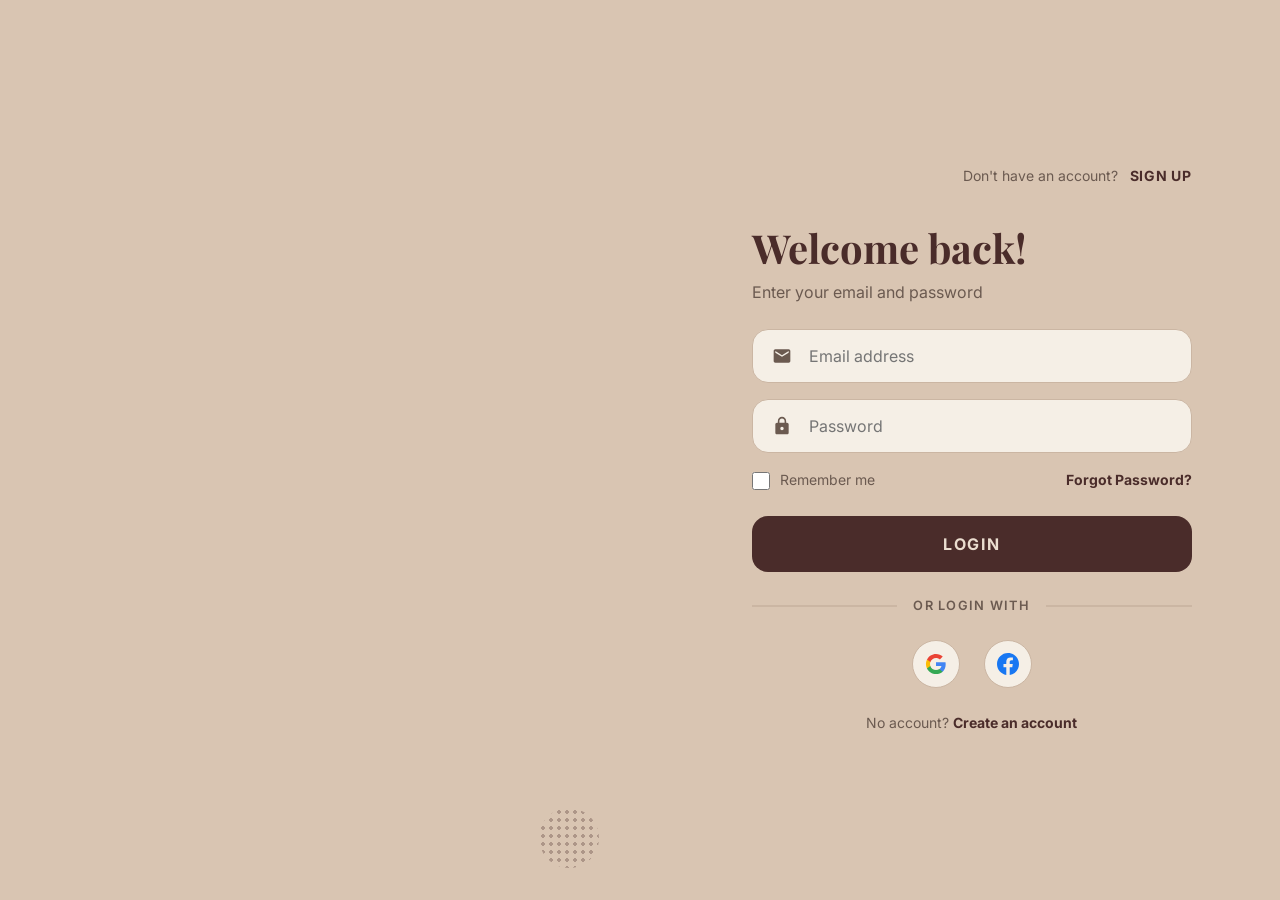
<file: index.html>
<!doctype html>
<html lang="en">
  <head>
    <meta charset="UTF-8" />
    <meta name="viewport" content="width=device-width, initial-scale=1.0" />
    <title>Bean & Craft Coffee | Login</title>
    <link rel="preconnect" href="https://fonts.googleapis.com" />
    <link rel="preconnect" href="https://fonts.gstatic.com" crossorigin />
    <link
      href="https://fonts.googleapis.com/css2?family=Inter:wght@400;500;600&family=Playfair+Display:wght@400;700&display=swap"
      rel="stylesheet"
    />

    <link rel="stylesheet" href="Styles/tokens.css" />
    <link rel="stylesheet" href="Styles/login.css" />
  </head>
  <body>
    <div class="login">
      <div class="login__image"></div>

      <div class="login__form-container">
        <div class="login__form-wrapper">
          <div class="login__signup-top">
            Don't have an account? <a href="#">Sign up</a>
          </div>

          <div class="login__header">
            <h1 class="login__title">Welcome back!</h1>
            <p class="login__subtitle">Enter your email and password</p>
          </div>

          <form action="home.html" method="get">
            <div class="login__input-group">
              <span class="login__input-icon">
                <svg viewBox="0 0 24 24">
                  <path
                    d="M20 4H4c-1.1 0-1.99.9-1.99 2L2 18c0 1.1.9 2 2 2h16c1.1 0 2-.9 2-2V6c0-1.1-.9-2-2-2zm0 4l-8 5-8-5V6l8 5 8-5v2z"
                  />
                </svg>
              </span>
              <input
                type="email"
                name="email"
                class="login__input"
                placeholder="Email address"
              />
            </div>

            <div class="login__input-group">
              <span class="login__input-icon">
                <svg viewBox="0 0 24 24">
                  <path
                    d="M18 8h-1V6c0-2.76-2.24-5-5-5S7 3.24 7 6v2H6c-1.1 0-2 .9-2 2v10c0 1.1.9 2 2 2h12c1.1 0 2-.9 2-2V10c0-1.1-.9-2-2-2zm-6 9c-1.1 0-2-.9-2-2s.9-2 2-2 2 .9 2 2-.9 2-2 2zm3.1-9H8.9V6c0-1.71 1.39-3.1 3.1-3.1 1.71 0 3.1 1.39 3.1 3.1v2z"
                  />
                </svg>
              </span>
              <input
                type="password"
                name="password"
                class="login__input"
                placeholder="Password"
              />
            </div>

            <div class="login__options">
              <label class="login__remember">
                <input type="checkbox" name="remember" />
                Remember me
              </label>
              <a href="#" class="login__forgot">Forgot Password?</a>
            </div>

            <button type="submit" class="login__btn">Login</button>

            <div class="login__divider">
              <span>or login with</span>
            </div>

            <div class="login__social">
              <button
                type="button"
                class="login__social-btn"
                aria-label="Login with Google"
              >
                <svg viewBox="0 0 24 24">
                  <path
                    d="M22.56 12.25c0-.78-.07-1.53-.2-2.25H12v4.26h5.92c-.26 1.37-1.04 2.53-2.21 3.31v2.77h3.57c2.08-1.92 3.28-4.74 3.28-8.09z"
                    fill="#4285F4"
                  />
                  <path
                    d="M12 23c2.97 0 5.46-.98 7.28-2.66l-3.57-2.77c-.98.66-2.23 1.06-3.71 1.06-2.86 0-5.29-1.93-6.16-4.53H2.18v2.84C3.99 20.53 7.7 23 12 23z"
                    fill="#34A853"
                  />
                  <path
                    d="M5.84 14.09c-.22-.66-.35-1.36-.35-2.09s.13-1.43.35-2.09V7.07H2.18C1.43 8.55 1 10.22 1 12s.43 3.45 1.18 4.93l2.85-2.22.81-.62z"
                    fill="#FBBC05"
                  />
                  <path
                    d="M12 5.38c1.62 0 3.06.56 4.21 1.64l3.15-3.15C17.45 2.09 14.97 1 12 1 7.7 1 3.99 3.47 2.18 7.07l3.66 2.84c.87-2.6 3.3-4.53 6.16-4.53z"
                    fill="#EA4335"
                  />
                  <path d="M1 1h22v22H1z" fill="none" />
                </svg>
              </button>
              <button
                type="button"
                class="login__social-btn"
                aria-label="Login with Facebook"
              >
                <svg viewBox="0 0 24 24" fill="#1877F2">
                  <path
                    d="M24 12.073c0-6.627-5.373-12-12-12s-12 5.373-12 12c0 5.99 4.388 10.954 10.125 11.854V15.468H7.078V12.073H10.125V9.476c0-3.007 1.792-4.669 4.533-4.669 1.312 0 2.686.235 2.686.235v2.953H15.83c-1.491 0-1.956.925-1.956 1.874v2.25h3.328l-.532 3.395h-2.796v8.459C19.612 23.027 24 18.062 24 12.073z"
                  />
                </svg>
              </button>
            </div>

            <div class="login__footer">
              No account? <a href="#">Create an account</a>
            </div>
          </form>
        </div>
      </div>
    </div>
  </body>
</html>
</file>
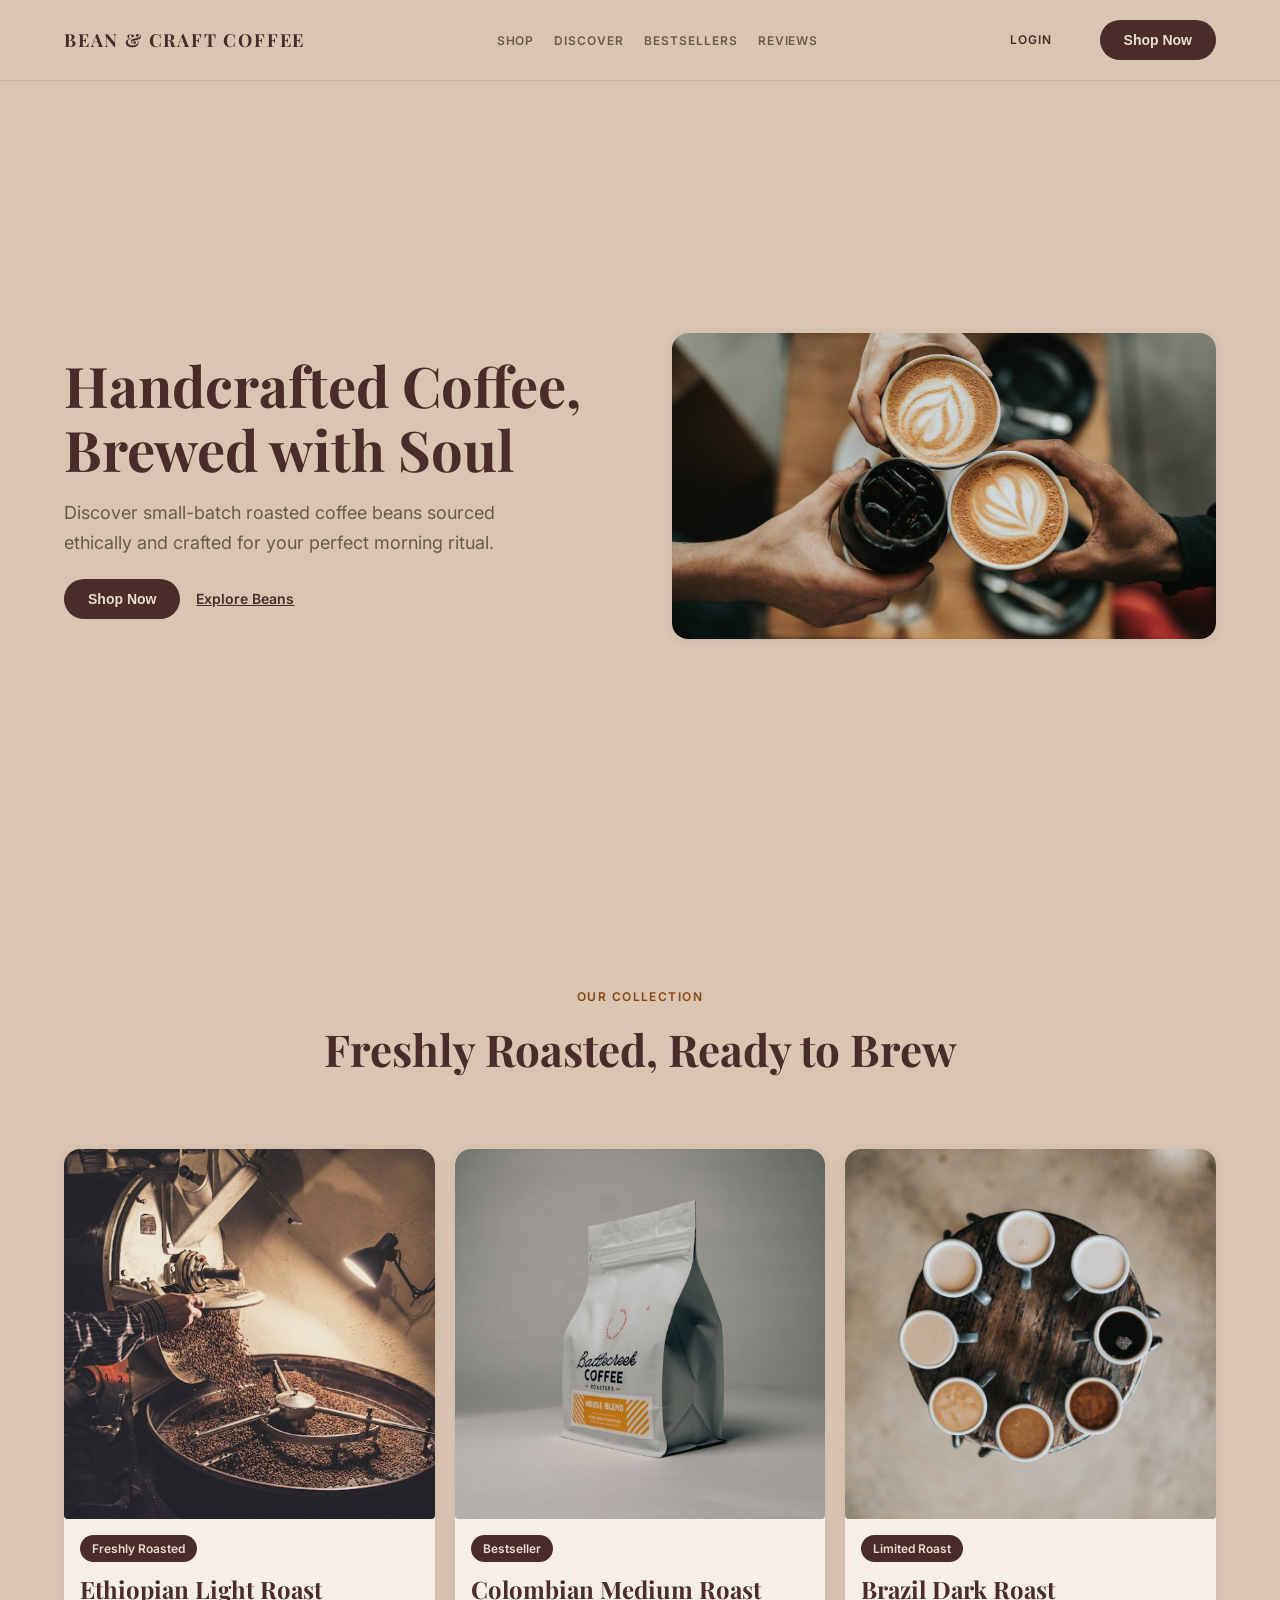
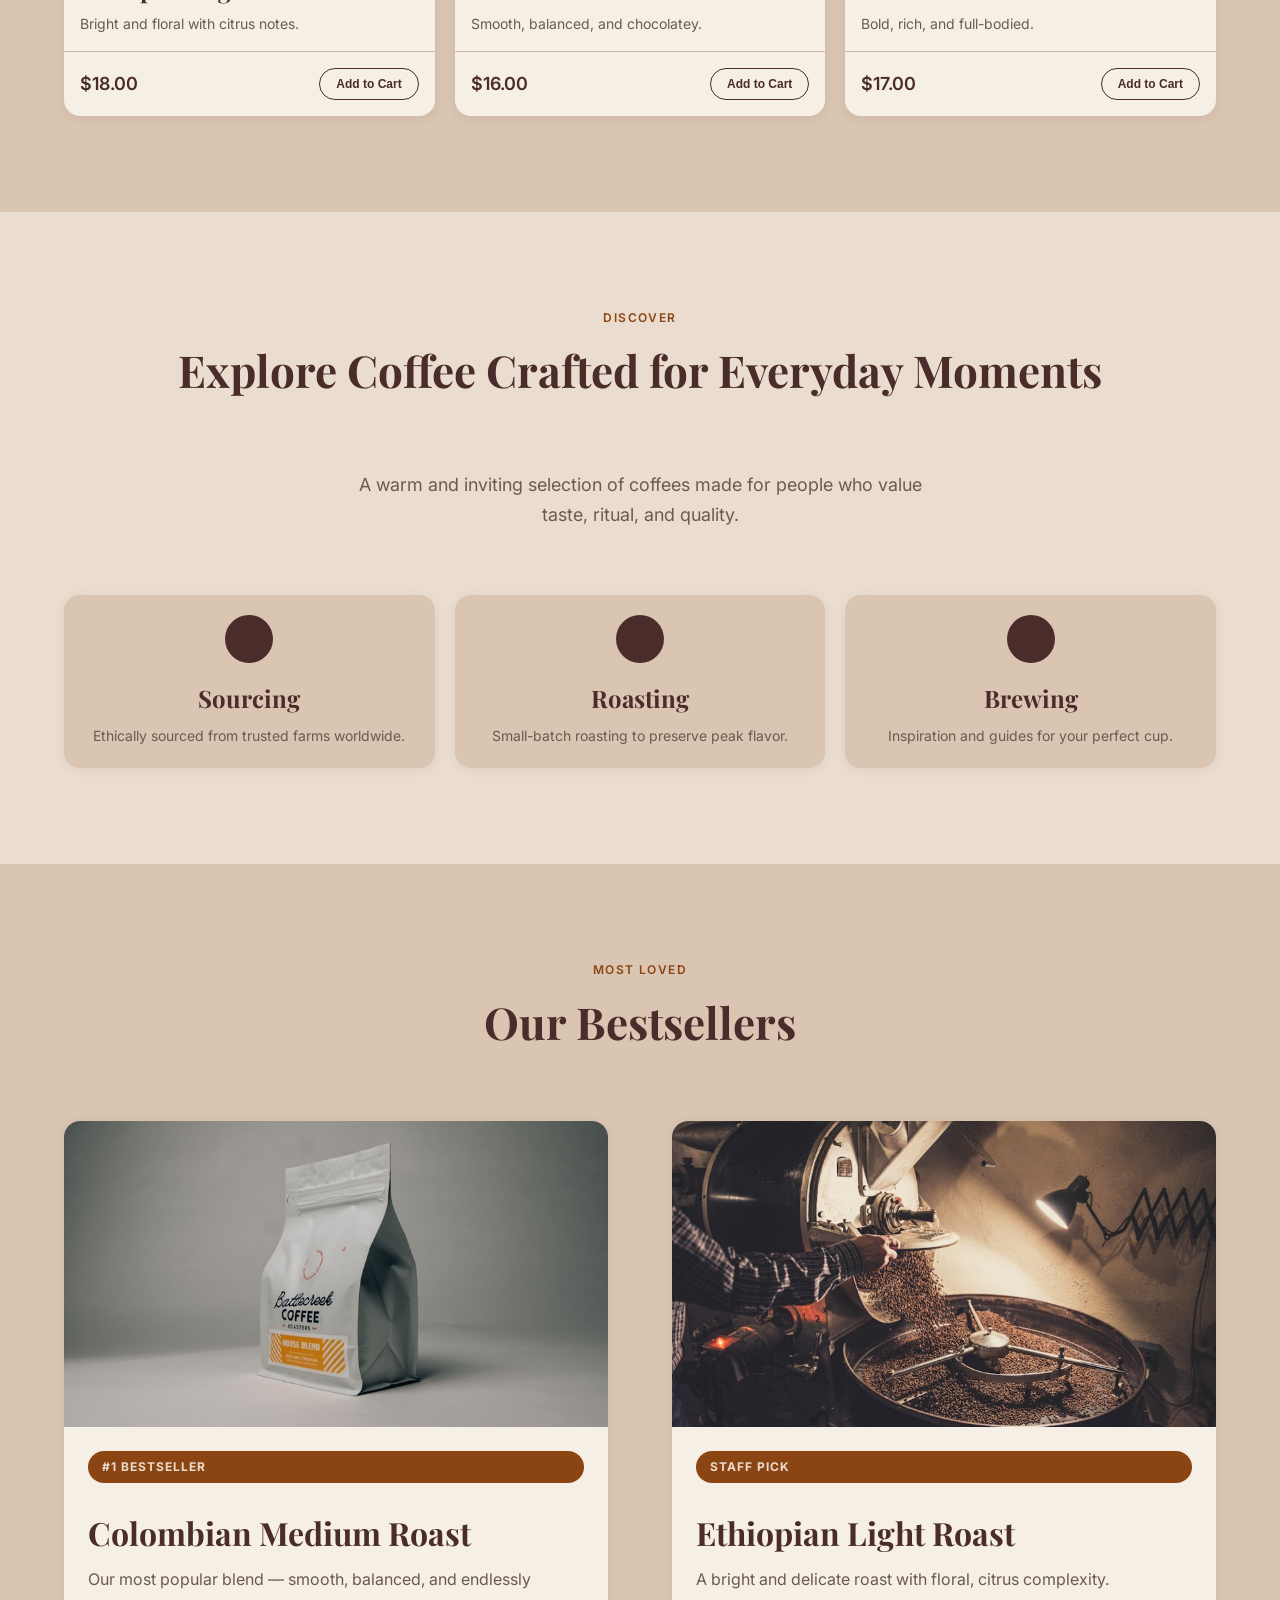
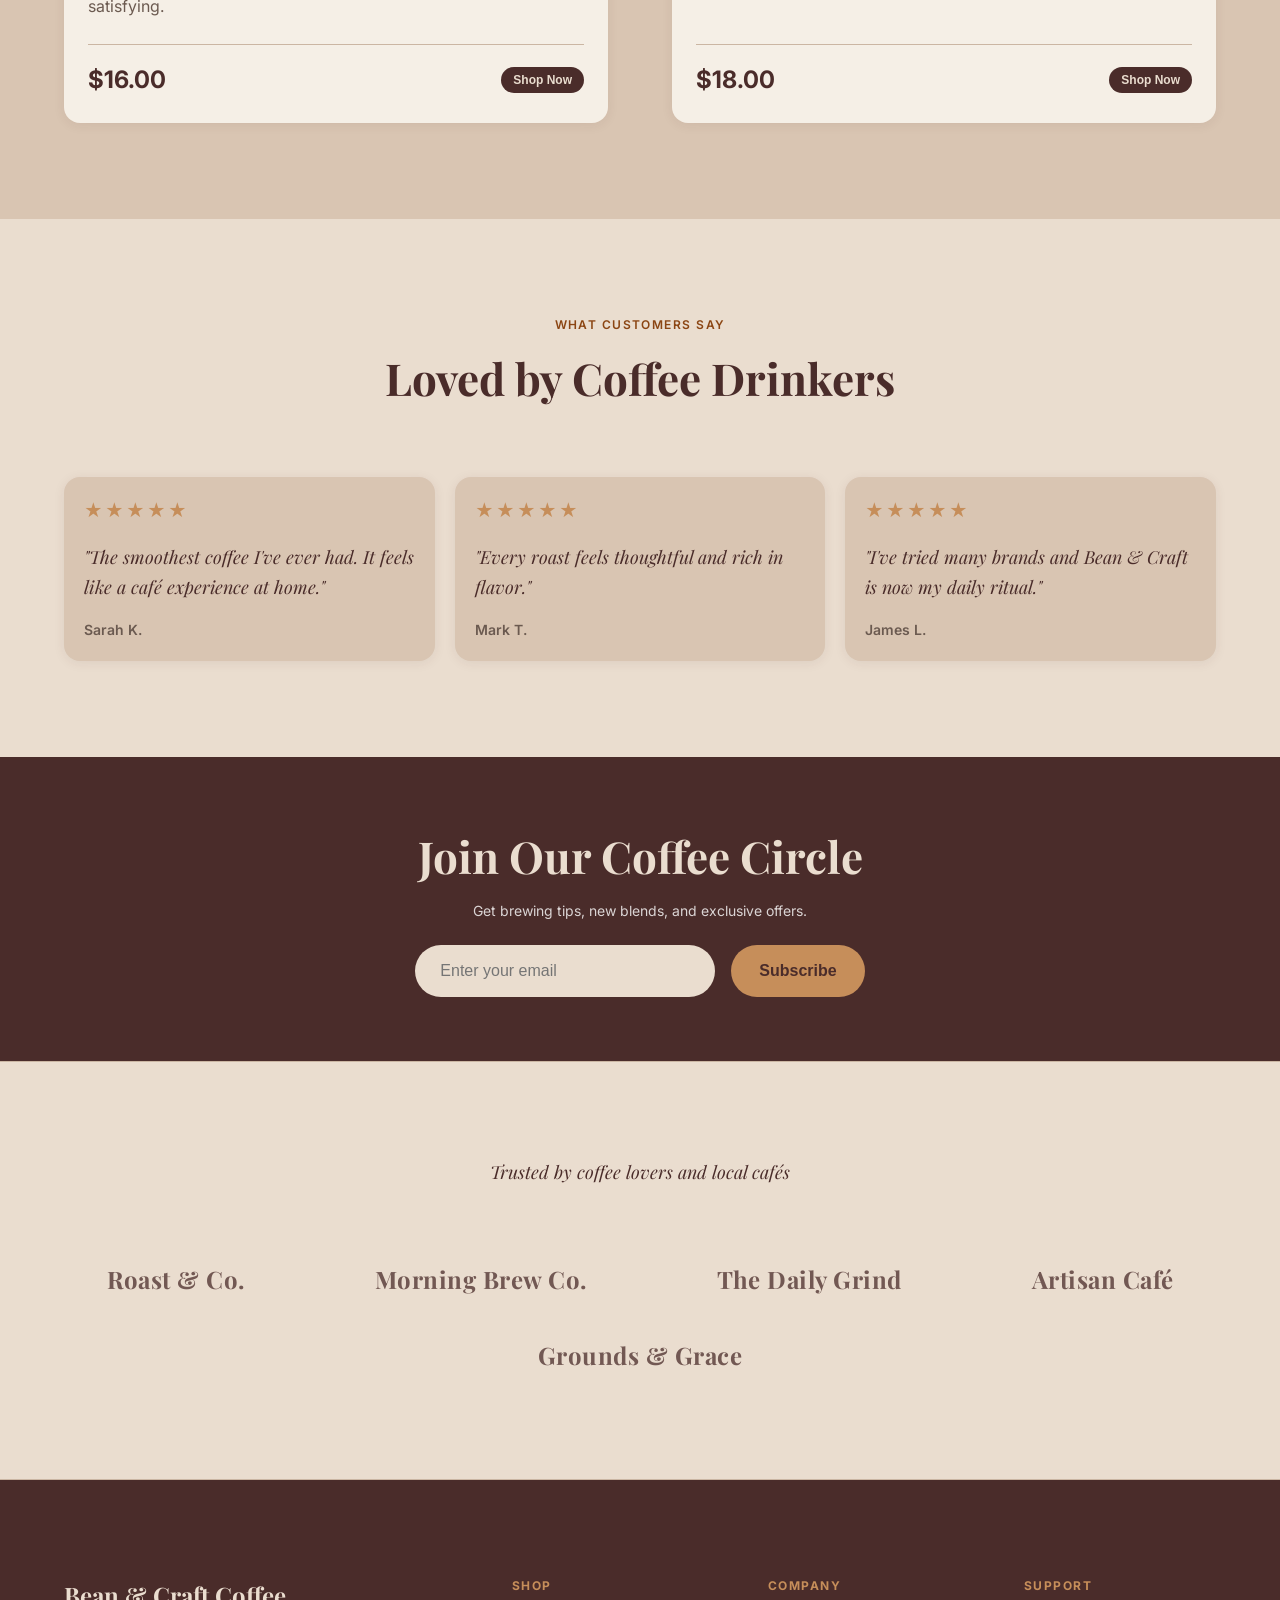
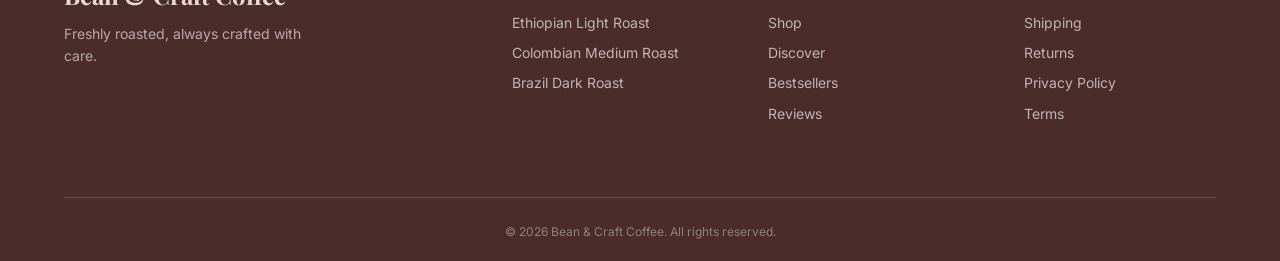
<file: home.html>
<!doctype html>
<html lang="en">
  <head>
    <meta charset="UTF-8" />
    <meta name="viewport" content="width=device-width, initial-scale=1.0" />
    <title>Bean & Craft Coffee</title>

    <link rel="preconnect" href="https://fonts.googleapis.com" />
    <link rel="preconnect" href="https://fonts.gstatic.com" crossorigin />
    <link
      href="https://fonts.googleapis.com/css2?family=Inter:wght@400;500;600&family=Playfair+Display:wght@400;700&display=swap"
      rel="stylesheet"
    />

    <link rel="stylesheet" href="Styles/tokens.css" />
    <link rel="stylesheet" href="Styles/layout.css" />
    <link rel="stylesheet" href="Styles/nav.css" />
    <link rel="stylesheet" href="Styles/hero.css" />
    <link rel="stylesheet" href="Styles/products.css" />
    <link rel="stylesheet" href="Styles/explore.css" />
    <link rel="stylesheet" href="Styles/bestseller.css" />
    <link rel="stylesheet" href="Styles/testimonials.css" />
    <link rel="stylesheet" href="Styles/subscribe.css" />
    <link rel="stylesheet" href="Styles/trusted.css" />
    <link rel="stylesheet" href="Styles/footer.css" />
    <link rel="stylesheet" href="Styles/responsive.css" />
  </head>
  <body>
    <input type="checkbox" id="nav-toggle" class="navbar__checkbox" />
    <header class="site-header">
      <nav class="navbar">
        <div class="navbar__container container">
          <a class="navbar__logo" href="#">Bean & Craft Coffee</a>
          <ul class="navbar__links">
            <li><a href="#shop">Shop</a></li>
            <li><a href="#discover">Discover</a></li>
            <li><a href="#bestsellers">Bestsellers</a></li>
            <li><a href="#reviews">Reviews</a></li>
          </ul>
          <div class="navbar__cta">
            <a
              href="index.html"
              class="navbar__link"
              style="
                margin-right: var(--spacing-lg);
                font-size: var(--font-size-xs);
                font-weight: 600;
                text-transform: uppercase;
                letter-spacing: 0.08em;
                text-decoration: none;
                color: var(--color-primary);
              "
              >Login</a
            >
            <button class="btn-primary" type="button">Shop Now</button>
          </div>

          <label
            for="nav-toggle"
            class="navbar__hamburger"
            aria-label="Toggle menu"
          >
            <span class="hamburger-icon">☰</span>
          </label>
        </div>
      </nav>
    </header>

    <div class="navbar__drawer">
      <label
        for="nav-toggle"
        class="navbar__drawer-close"
        aria-label="Close menu"
        >✕</label
      >
      <a
        href="#shop"
        class="navbar__link"
        onclick="document.getElementById('nav-toggle').checked = false"
        >Shop</a
      >
      <a
        href="#discover"
        class="navbar__link"
        onclick="document.getElementById('nav-toggle').checked = false"
        >Discover</a
      >
      <a
        href="#bestsellers"
        class="navbar__link"
        onclick="document.getElementById('nav-toggle').checked = false"
        >Bestsellers</a
      >
      <a
        href="#reviews"
        class="navbar__link"
        onclick="document.getElementById('nav-toggle').checked = false"
        >Reviews</a
      >
      <a href="index.html" class="navbar__link">Login</a>
      <a
        href="#shop"
        class="btn-primary"
        onclick="document.getElementById('nav-toggle').checked = false"
        >Shop Now</a
      >
    </div>

    <main>
      <section class="hero-section" id="home">
        <div class="container">
          <div class="hero__inner">
            <div class="hero__content">
              <h1 class="hero__headline">
                Handcrafted Coffee, Brewed with Soul
              </h1>
              <p class="hero__subheadline">
                Discover small-batch roasted coffee beans sourced ethically and
                crafted for your perfect morning ritual.
              </p>
              <div class="hero__actions">
                <button class="btn-primary" type="button">Shop Now</button>
                <a class="btn-text" href="#discover">Explore Beans</a>
              </div>
            </div>
            <div class="hero__visual">
              <div class="hero__image-wrapper">
                <img src="photos/hero.jpg" alt="Freshly roasted coffee beans" />
              </div>
            </div>
          </div>
        </div>
      </section>
      <section class="products-section" id="shop">
        <div class="container">
          <div class="section-header">
            <span class="section-label">Our Collection</span>
            <h2 class="section-title">Freshly Roasted, Ready to Brew</h2>
          </div>
          <div class="products-grid">
            <div class="product-card">
              <div class="product-card__image">
                <img
                  src="photos/ethiopian.jpg"
                  alt="Ethiopian Light Roast coffee beans"
                />
              </div>
              <span class="product-card__badge">Freshly Roasted</span>
              <h3 class="product-card__name">Ethiopian Light Roast</h3>
              <p class="product-card__description">
                Bright and floral with citrus notes.
              </p>
              <div class="product-card__footer">
                <span class="product-card__price">$18.00</span>
                <button class="btn-outline" type="button">Add to Cart</button>
              </div>
            </div>

            <div class="product-card">
              <div class="product-card__image">
                <img
                  src="photos/colombian.jpg"
                  alt="Colombian Medium Roast coffee beans"
                />
              </div>
              <span class="product-card__badge">Bestseller</span>
              <h3 class="product-card__name">Colombian Medium Roast</h3>
              <p class="product-card__description">
                Smooth, balanced, and chocolatey.
              </p>
              <div class="product-card__footer">
                <span class="product-card__price">$16.00</span>
                <button class="btn-outline" type="button">Add to Cart</button>
              </div>
            </div>

            <div class="product-card">
              <div class="product-card__image">
                <img
                  src="photos/brazil.jpg"
                  alt="Brazil Dark Roast coffee beans"
                />
              </div>
              <span class="product-card__badge">Limited Roast</span>
              <h3 class="product-card__name">Brazil Dark Roast</h3>
              <p class="product-card__description">
                Bold, rich, and full-bodied.
              </p>
              <div class="product-card__footer">
                <span class="product-card__price">$17.00</span>
                <button class="btn-outline" type="button">Add to Cart</button>
              </div>
            </div>
          </div>
        </div>
      </section>
      <section class="explore-section" id="discover">
        <div class="container">
          <div class="section-header">
            <span class="section-label">Discover</span>
            <h2 class="section-title">
              Explore Coffee Crafted for Everyday Moments
            </h2>
          </div>
          <p class="explore__intro">
            A warm and inviting selection of coffees made for people who value
            taste, ritual, and quality.
          </p>
          <div class="explore-grid">
            <div class="explore-card">
              <div class="explore-card__icon"></div>
              <h3 class="explore-card__title">Sourcing</h3>
              <p class="explore-card__text">
                Ethically sourced from trusted farms worldwide.
              </p>
            </div>

            <div class="explore-card">
              <div class="explore-card__icon"></div>
              <h3 class="explore-card__title">Roasting</h3>
              <p class="explore-card__text">
                Small-batch roasting to preserve peak flavor.
              </p>
            </div>

            <div class="explore-card">
              <div class="explore-card__icon"></div>
              <h3 class="explore-card__title">Brewing</h3>
              <p class="explore-card__text">
                Inspiration and guides for your perfect cup.
              </p>
            </div>
          </div>
        </div>
      </section>
      <section class="bestseller-section" id="bestsellers">
        <div class="container">
          <div class="section-header">
            <span class="section-label">Most Loved</span>
            <h2 class="section-title">Our Bestsellers</h2>
          </div>
          <div class="bestseller-grid">
            <div class="bestseller-card">
              <div class="bestseller-card__image">
                <img
                  src="photos/colombian.jpg"
                  alt="Colombian Medium Roast coffee beans"
                />
              </div>
              <span class="bestseller-card__badge">#1 Bestseller</span>
              <div class="bestseller-card__content">
                <h3 class="bestseller-card__name">Colombian Medium Roast</h3>
                <p class="bestseller-card__description">
                  Our most popular blend — smooth, balanced, and endlessly
                  satisfying.
                </p>
                <div class="bestseller-card__footer">
                  <span class="bestseller-card__price">$16.00</span>
                  <button class="btn-primary" type="button">Shop Now</button>
                </div>
              </div>
            </div>

            <div class="bestseller-card">
              <div class="bestseller-card__image">
                <img
                  src="photos/ethiopian.jpg"
                  alt="Ethiopian Light Roast coffee beans"
                />
              </div>
              <span class="bestseller-card__badge">Staff Pick</span>
              <div class="bestseller-card__content">
                <h3 class="bestseller-card__name">Ethiopian Light Roast</h3>
                <p class="bestseller-card__description">
                  A bright and delicate roast with floral, citrus complexity.
                </p>
                <div class="bestseller-card__footer">
                  <span class="bestseller-card__price">$18.00</span>
                  <button class="btn-primary" type="button">Shop Now</button>
                </div>
              </div>
            </div>
          </div>
        </div>
      </section>
      <section class="testimonials-section" id="reviews">
        <div class="container">
          <div class="section-header">
            <span class="section-label">What Customers Say</span>
            <h2 class="section-title">Loved by Coffee Drinkers</h2>
          </div>
          <div class="testimonials-grid">
            <div class="testimonial-card">
              <div class="testimonial-card__stars">★★★★★</div>
              <blockquote class="testimonial-card__quote">
                "The smoothest coffee I've ever had. It feels like a café
                experience at home."
              </blockquote>
              <p class="testimonial-card__author">Sarah K.</p>
            </div>

            <div class="testimonial-card">
              <div class="testimonial-card__stars">★★★★★</div>
              <blockquote class="testimonial-card__quote">
                "Every roast feels thoughtful and rich in flavor."
              </blockquote>
              <p class="testimonial-card__author">Mark T.</p>
            </div>

            <div class="testimonial-card">
              <div class="testimonial-card__stars">★★★★★</div>
              <blockquote class="testimonial-card__quote">
                "I've tried many brands and Bean & Craft is now my daily
                ritual."
              </blockquote>
              <p class="testimonial-card__author">James L.</p>
            </div>
          </div>
        </div>
      </section>
      <section class="subscribe-section">
        <div class="container">
          <div class="subscribe__inner">
            <h2 class="subscribe__headline">Join Our Coffee Circle</h2>
            <p class="subscribe__text">
              Get brewing tips, new blends, and exclusive offers.
            </p>
            <div class="subscribe__form">
              <input
                type="email"
                class="subscribe__input"
                placeholder="Enter your email"
              />
              <button type="button" class="subscribe__btn">Subscribe</button>
            </div>
          </div>
        </div>
      </section>
      <section class="trusted-section">
        <div class="container">
          <p class="trusted__label">Trusted by coffee lovers and local cafés</p>
          <div class="trusted__logos">
            <span class="trusted__logo-item">Roast & Co.</span>
            <span class="trusted__logo-item">Morning Brew Co.</span>
            <span class="trusted__logo-item">The Daily Grind</span>
            <span class="trusted__logo-item">Artisan Café</span>
            <span class="trusted__logo-item">Grounds & Grace</span>
          </div>
        </div>
      </section>
    </main>
    <footer class="site-footer">
      <div class="container">
        <div class="footer__grid">
          <div class="footer__col footer__col--brand">
            <span class="footer__logo">Bean & Craft Coffee</span>
            <p class="footer__tagline">
              Freshly roasted, always crafted with care.
            </p>
          </div>
          <div class="footer__col">
            <h4 class="footer__col-title">Shop</h4>
            <ul class="footer__links">
              <li><a href="#">Ethiopian Light Roast</a></li>
              <li><a href="#">Colombian Medium Roast</a></li>
              <li><a href="#">Brazil Dark Roast</a></li>
            </ul>
          </div>
          <div class="footer__col">
            <h4 class="footer__col-title">Company</h4>
            <ul class="footer__links">
              <li><a href="#shop">Shop</a></li>
              <li><a href="#discover">Discover</a></li>
              <li><a href="#bestsellers">Bestsellers</a></li>
              <li><a href="#reviews">Reviews</a></li>
            </ul>
          </div>
          <div class="footer__col">
            <h4 class="footer__col-title">Support</h4>
            <ul class="footer__links">
              <li><a href="#">Shipping</a></li>
              <li><a href="#">Returns</a></li>
              <li><a href="#">Privacy Policy</a></li>
              <li><a href="#">Terms</a></li>
            </ul>
          </div>
        </div>
        <div class="footer__bottom">
          <p>© 2026 Bean & Craft Coffee. All rights reserved.</p>
        </div>
      </div>
    </footer>
  </body>
</html>
</file>
<file: Styles/tokens.css>
:root {
  --color-bg: #d9c5b2;
  --color-primary: #4a2c2a;
  --color-secondary: #c68e5a;
  --color-accent: #8b4513;
  --color-text-dark: #2c1e1a;
  --color-text-muted: #6b5a50;
  --color-white: #eaddcf;
  --color-card-bg: #f5efe6;
  --color-border: #cbb6a3;

  --font-heading: "Playfair Display", serif;
  --font-body: "Inter", sans-serif;

  --font-size-xs: 0.75rem;
  --font-size-sm: 0.875rem;
  --font-size-base: 1rem;
  --font-size-md: 1.125rem;
  --font-size-lg: 1.5rem;
  --font-size-xl: 2rem;
  --font-size-2xl: 2.75rem;
  --font-size-3xl: 3.5rem;

  --spacing-xs: 4px;
  --spacing-sm: 8px;
  --spacing-md: 16px;
  --spacing-lg: 24px;
  --spacing-xl: 20px;
  --spacing-2xl: 64px;
  --spacing-3xl: 96px;

  --radius-sm: 4px;
  --radius-md: 8px;
  --radius-lg: 16px;
  --radius-full: 9999px;

  --shadow-card: 0 2px 12px rgba(74, 44, 42, 0.08);
  --shadow-hover: 0 4px 20px rgba(74, 44, 42, 0.14);

  --max-width: 1200px;
  --gutter: 24px;
}

* {
  box-sizing: border-box;
  margin: 0;
  padding: 0;
}

html,
body {
  margin: 0;
  padding: 0;
}

img {
  max-width: 100%;
  display: block;
}

body {
  background-color: var(--color-bg);
  font-family: var(--font-body);
  color: var(--color-text-dark);
  line-height: 1.6;
  -webkit-font-smoothing: antialiased;
}
</file>
<file: Styles/login.css>
body {
  margin: 0;
  padding: 0;
  font-family: var(--font-body);
  background-color: var(--color-bg);
  min-height: 100vh;
  display: flex;
  overflow-x: hidden;
}

.login {
  display: flex;
  width: 100%;
  min-height: 100vh;
  position: relative;
}

.login__image {
  flex: 1.2;
  background-image: url("https://images.unsplash.com/photo-1495474472287-4d71bcdd2085?q=80&w=1920&auto=format&fit=crop");
  background-size: cover;
  background-position: center;
  position: relative;
  clip-path: polygon(0 0, 100% 0, 90% 100%, 0% 100%); 
}

.login__image::after {
  content: "";
  position: absolute;
  bottom: 2rem;
  right: 4rem;
  width: 60px;
  height: 60px;
  background-image: radial-gradient(var(--color-primary) 2px, transparent 2px);
  background-size: 8px 8px;
  border-radius: 50%;
  opacity: 0.3;
}

.login__form-container {
  flex: 1;
  display: flex;
  flex-direction: column;
  justify-content: center;
  padding: 2rem; 
  background-color: var(--color-bg);
  min-width: 400px;
}

.login__form-wrapper {
  max-width: 440px;
  margin: 0 auto;
  width: 100%;
  display: flex;
  flex-direction: column;
}

.login__signup-top {
  align-self: flex-end;
  margin-bottom: clamp(1rem, 4vh, 2.5rem); 
  font-size: var(--font-size-sm);
  color: var(--color-text-muted);
}

.login__signup-top a {
  color: var(--color-primary);
  text-decoration: none;
  font-weight: 700;
  margin-left: 0.5rem;
  text-transform: uppercase;
  letter-spacing: 0.05em;
}

.login__header {
  margin-bottom: 1.5rem; 
}

.login__title {
  font-family: var(--font-heading);
  font-size: clamp(1.75rem, 4vw, 2.5rem); 
  color: var(--color-primary);
  margin-bottom: 0.5rem;
  font-weight: 700;
  line-height: 1.2;
}

.login__subtitle {
  color: var(--color-text-muted);
  font-size: var(--font-size-base);
}

.login__input-group {
  position: relative;
  margin-bottom: 1rem; 
}

.login__input {
  width: 100%;
  padding: 1rem 1rem 1rem 3.5rem; 
  border: 1.5px solid var(--color-border);
  border-radius: var(--radius-lg);
  font-size: var(--font-size-base);
  background-color: var(--color-card-bg);
  font-family: var(--font-body);
  outline: none;
  transition: all 0.3s ease;
  color: var(--color-text-dark);
}

.login__input:focus {
  border-color: var(--color-primary);
  background-color: var(--color-white);
  box-shadow: 0 0 0 4px rgba(74, 44, 42, 0.1);
}

.login__input-icon {
  position: absolute;
  left: 1.25rem;
  top: 50%;
  transform: translateY(-50%);
  color: var(--color-text-muted);
  display: flex;
  align-items: center;
  justify-content: center;
}

.login__input-icon svg {
  width: 20px;
  height: 20px;
  fill: currentColor;
}

.login__options {
  display: flex;
  justify-content: space-between;
  align-items: center;
  margin-bottom: 1.5rem; 
  gap: 1rem;
  flex-wrap: wrap;
}

.login__remember {
  display: flex;
  align-items: center;
  gap: 0.625rem;
  color: var(--color-text-muted);
  font-size: var(--font-size-sm);
  cursor: pointer;
}

.login__remember input {
  accent-color: var(--color-primary);
  width: 18px;
  height: 18px;
}

.login__forgot {
  color: var(--color-primary);
  text-decoration: none;
  font-size: var(--font-size-sm);
  font-weight: 700;
}

.login__btn {
  width: 100%;
  padding: 1.125rem;
  background-color: var(--color-primary);
  color: var(--color-white);
  border: none;
  border-radius: var(--radius-lg);
  font-size: var(--font-size-base);
  font-weight: 700;
  cursor: pointer;
  margin-bottom: 1.5rem; 
  transition: all 0.3s ease;
  font-family: var(--font-body);
  text-transform: uppercase;
  letter-spacing: 0.1em;
}

.login__btn:hover {
  background-color: #361f1e;
  transform: translateY(-2px);
  box-shadow: 0 8px 24px rgba(74, 44, 42, 0.25);
}

.login__divider {
  display: flex;
  align-items: center;
  margin-bottom: 1.5rem; 
  color: var(--color-text-muted);
  font-size: 0.8rem;
  font-weight: 600;
  text-transform: uppercase;
  letter-spacing: 0.1em;
}

.login__divider::before,
.login__divider::after {
  content: "";
  flex: 1;
  height: 1.5px;
  background-color: var(--color-border);
}

.login__divider span {
  padding: 0 1rem;
}

.login__social {
  display: flex;
  gap: 1.5rem;
  margin-bottom: 1.5rem;
  justify-content: center;
}

.login__social-btn {
  width: 48px;
  height: 48px;
  padding: 0;
  border: 1.5px solid var(--color-border);
  border-radius: var(--radius-full);
  background-color: var(--color-card-bg);
  cursor: pointer;
  display: flex;
  align-items: center;
  justify-content: center;
  transition: all 0.3s ease;
}

.login__social-btn svg {
  width: 22px;
  height: 22px;
}

.login__social-btn:hover {
  background-color: var(--color-white);
  border-color: var(--color-primary);
  box-shadow: var(--shadow-card);
}

.login__footer {
  text-align: center;
  font-size: var(--font-size-sm);
  color: var(--color-text-muted);
}

.login__footer a {
  color: var(--color-primary);
  text-decoration: none;
  font-weight: 700;
}



@media (max-width: 1200px) {
  .login__form-container {
    min-width: 350px;
    padding: 2rem;
  }
}

@media (max-width: 1024px) {
  .login__image {
    flex: 0.8;
    clip-path: none;
  }
}

@media (max-width: 850px) {
  body {
    display: block;
    overflow-y: auto;
  }

  .login {
    flex-direction: column;
    min-height: 100vh;
  }

  .login__image {
    flex: none;
    height: 30vh;
    min-height: 200px;
    width: 100%;
    clip-path: polygon(0 0, 100% 0, 100% 90%, 0% 100%);
  }

  .login__form-container {
    flex: 1;
    min-width: 0;
    padding: 2rem 1.5rem;
    border-radius: 30px 30px 0 0;
    margin-top: -30px;
    position: relative;
    z-index: 2;
  }

  .login__form-wrapper {
    max-width: 500px;
  }
}

@media (max-width: 480px) {
  .login__form-container {
    padding: 1.5rem 1.25rem;
  }

  .login__title {
    font-size: 1.6rem;
  }
}
</file>
<file: Styles/layout.css>
html {
  scroll-behavior: smooth;
}

.container {
  max-width: var(--max-width);
  margin: 0 auto;
  padding-inline: var(--gutter);
}

.section {
  padding-block: var(--spacing-3xl);
}

.grid {
  display: grid;
  grid-template-columns: repeat(12, 1fr);
  gap: var(--gutter);
}

.grid-2 {
  grid-template-columns: repeat(2, 1fr);
}

.grid-3 {
  grid-template-columns: repeat(3, 1fr);
}

.grid-4 {
  grid-template-columns: repeat(4, 1fr);
}

.flex-center {
  display: flex;
  align-items: center;
  justify-content: center;
}

.text-center {
  text-align: center;
}

.sr-only {
  position: absolute;
  width: 1px;
  height: 1px;
  padding: 0;
  margin: -1px;
  overflow: hidden;
  clip: rect(0, 0, 0, 0);
  white-space: nowrap;
  border: 0;
}
</file>
<file: Styles/nav.css>
.site-header {
  background: rgba(217, 197, 178, 0.9);
  backdrop-filter: blur(12px);
  -webkit-backdrop-filter: blur(12px);
  border-bottom: 1px solid rgba(74, 44, 42, 0.1);
  position: sticky;
  top: 0;
  left: 0;
  width: 100%;
  z-index: 1000;
}

.navbar__container {
  display: flex;
  align-items: center;
  justify-content: space-between;
  height: 80px;
}

.navbar__logo {
  font-family: var(--font-heading);
  font-size: var(--font-size-md);
  color: var(--color-primary);
  font-weight: 700;
  text-decoration: none;
  text-transform: uppercase;
  letter-spacing: 0.1em;
  white-space: nowrap;
  flex-shrink: 0;
}

.navbar__links {
  display: flex;
  gap: var(--spacing-xl);
  list-style: none;
  margin: 0;
  padding: 0;
}

.navbar__links a {
  font-size: var(--font-size-xs);
  font-weight: 600;
  text-transform: uppercase;
  letter-spacing: 0.08em;
  color: var(--color-text-muted);
  text-decoration: none;
  transition: color 0.3s ease;
  position: relative;
  padding-block: var(--spacing-xs);
}

.navbar__links a::after {
  content: "";
  position: absolute;
  bottom: 0;
  left: 0;
  width: 0;
  height: 1.5px;
  background-color: var(--color-primary);
  transition: width 0.3s ease;
}

.navbar__links a:hover {
  color: var(--color-primary);
}

.navbar__links a:hover::after {
  width: 100%;
}

.navbar__cta {
  display: flex;
  align-items: center;
  gap: var(--spacing-lg);
  flex-shrink: 0;
}

.navbar__checkbox {
  display: none;
}

.navbar__hamburger {
  display: none;
  background: none;
  border: none;
  font-size: 24px;
  cursor: pointer;
  color: var(--color-primary);
  padding: var(--spacing-xs);
}

.navbar__drawer {
  position: fixed;
  top: 0;
  right: -100%; 
  width: 100%;
  height: 100%;
  background-color: var(--color-bg);
  z-index: 2000;
  display: flex;
  flex-direction: column;
  padding: var(--spacing-xl);
  transition: right 0.4s cubic-bezier(0.16, 1, 0.3, 1);
}

.navbar__checkbox:checked ~ .navbar__drawer {
  right: 0;
}

.navbar__checkbox:checked ~ body {
  overflow: hidden;
}

.navbar__drawer-close {
  align-self: flex-end;
  background: none;
  border: none;
  font-size: 32px;
  cursor: pointer;
  color: var(--color-primary);
  margin-bottom: var(--spacing-2xl);
}


.navbar__drawer .navbar__link {
  font-size: var(--font-size-lg);
  font-weight: 700;
  color: var(--color-primary);
  text-decoration: none;
  margin-bottom: var(--spacing-lg);
  font-family: var(--font-heading);
}

.navbar__drawer .btn-primary {
  margin-top: var(--spacing-xl);
  width: 100%;
  text-align: center;
}

@media (max-width: 992px) {
  .navbar__links {
    gap: var(--spacing-lg);
  }
}

@media (max-width: 768px) {
  .navbar__links,
  .navbar__cta {
    display: none;
  }
  
  .navbar__hamburger {
    display: block;
  }

  .navbar__logo {
    font-size: var(--font-size-sm);
  }
}

.btn-primary {
  background: var(--color-primary);
  color: var(--color-white);
  padding: 12px 24px;
  border-radius: var(--radius-full);
  font-size: var(--font-size-sm);
  font-weight: 600;
  border: none;
  cursor: pointer;
  transition: all 0.3s ease;
  text-decoration: none;
  display: inline-block;
}

.btn-primary:hover {
  background-color: var(--color-text-dark);
  transform: translateY(-2px);
}
</file>
<file: Styles/hero.css>
.hero-section {
  min-height: 90vh;
  background: var(--color-bg);
  display: flex;
  align-items: center;
  padding-block: var(--spacing-2xl);
}

.hero__inner {
  display: grid;
  grid-template-columns: 1fr 1fr;
  gap: var(--spacing-2xl);
  align-items: center;
}

.hero__headline {
  font-family: var(--font-heading);
  font-size: var(--font-size-3xl);
  color: var(--color-primary);
  line-height: 1.15;
  font-weight: 700;
  margin-bottom: var(--spacing-md);
}

.hero__subheadline {
  font-size: var(--font-size-md);
  color: var(--color-text-muted);
  line-height: 1.7;
  max-width: 480px;
  margin-bottom: var(--spacing-xl);
}

.hero__actions {
  display: flex;
  gap: var(--spacing-md);
  align-items: center;
}

.btn-text {
  color: var(--color-primary);
  font-weight: 600;
  font-size: var(--font-size-sm);
  text-decoration: underline;
  cursor: pointer;
}

.hero__image {
  width: 100%;
  height: 100%;
  object-fit: cover;
  border-radius: var(--radius-md);
}

.hero__image-wrapper {
  width: 100%;
  aspect-ratio: 16 / 9;
  border-radius: var(--radius-lg);
  overflow: hidden;
  background: var(--color-card-bg);
  box-shadow: var(--shadow-card);
}

.hero__image-wrapper img {
  width: 100%;
  height: 100%;
  object-fit: cover;
}
</file>
<file: Styles/products.css>
.products-section {
  background: var(--color-bg);
  padding-block: var(--spacing-3xl);
}

.section-header {
  text-align: center;
  margin-bottom: var(--spacing-2xl);
}

.section-label {
  display: block;
  font-size: var(--font-size-xs);
  font-weight: 600;
  letter-spacing: 0.12em;
  text-transform: uppercase;
  color: var(--color-accent);
  margin-bottom: var(--spacing-sm);
}

.section-title {
  font-family: var(--font-heading);
  font-size: var(--font-size-2xl);
  color: var(--color-primary);
}

.products-grid {
  display: grid;
  grid-template-columns: repeat(3, 1fr);
  gap: var(--spacing-xl);
}

.product-card {
  background: var(--color-card-bg);
  border-radius: var(--radius-lg);
  overflow: hidden;
  box-shadow: var(--shadow-card);
  transition: box-shadow 0.2s;
}

.product-card:hover {
  box-shadow: var(--shadow-hover);
}

.product-card__image {
  width: 100%;
  aspect-ratio: 1 / 1;
  background: var(--color-border);
  border-radius: var(--radius-sm);
  overflow: hidden;
}

.product-card__image img {
  width: 100%;
  height: 100%;
  object-fit: cover;
}

.product-card__badge {
  display: inline-block;
  background: var(--color-primary);
  color: var(--color-white);
  font-size: var(--font-size-xs);
  font-weight: 600;
  padding: 4px 12px;
  border-radius: var(--radius-full);
  margin: var(--spacing-md) var(--spacing-md) 0;
}

.product-card__name {
  font-family: var(--font-heading);
  font-size: var(--font-size-lg);
  color: var(--color-primary);
  padding: var(--spacing-sm) var(--spacing-md) 0;
}

.product-card__description {
  font-size: var(--font-size-sm);
  color: var(--color-text-muted);
  line-height: 1.6;
  padding: var(--spacing-xs) var(--spacing-md) var(--spacing-md);
}

.product-card__footer {
  display: flex;
  justify-content: space-between;
  align-items: center;
  padding: var(--spacing-md);
  border-top: 1px solid var(--color-border);
}

.product-card__price {
  font-size: var(--font-size-md);
  font-weight: 600;
  color: var(--color-primary);
}

.btn-outline {
  background: transparent;
  border: 1.5px solid var(--color-primary);
  color: var(--color-primary);
  padding: 8px 16px;
  border-radius: var(--radius-full);
  font-size: var(--font-size-xs);
  font-weight: 600;
  cursor: pointer;
  transition:
    background 0.2s,
    color 0.2s;
}

.btn-outline:hover {
  background: var(--color-primary);
  color: var(--color-white);
}
</file>
<file: Styles/explore.css>
.explore-section {
  background: #eaddcf;
  padding-block: var(--spacing-3xl);
}

.explore__intro {
  font-size: var(--font-size-md);
  color: var(--color-text-muted);
  line-height: 1.7;
  text-align: center;
  max-width: 600px;
  margin: 0 auto var(--spacing-2xl);
}

.explore-grid {
  display: grid;
  grid-template-columns: repeat(3, 1fr);
  gap: var(--spacing-xl);
}

.explore-card {
  background: var(--color-bg);
  border-radius: var(--radius-lg);
  padding: var(--spacing-xl);
  text-align: center;
  box-shadow: var(--shadow-card);
  transition: box-shadow 0.2s;
}

.explore-card:hover {
  box-shadow: var(--shadow-hover);
}

.explore-card__icon {
  width: 48px;
  height: 48px;
  background: var(--color-primary);
  border-radius: var(--radius-full);
  margin: 0 auto var(--spacing-md);
}

.explore-card__title {
  font-family: var(--font-heading);
  font-size: var(--font-size-lg);
  color: var(--color-primary);
  margin-bottom: var(--spacing-sm);
}

.explore-card__text {
  font-size: var(--font-size-sm);
  color: var(--color-text-muted);
  line-height: 1.6;
}
</file>
<file: Styles/bestseller.css>
.bestseller-section {
  background: var(--color-bg);
  padding-block: var(--spacing-3xl);
}

.bestseller-grid {
  display: grid;
  grid-template-columns: repeat(2, 1fr);
  gap: var(--spacing-2xl);
}

.bestseller-card {
  background: var(--color-card-bg);
  border-radius: var(--radius-lg);
  overflow: hidden;
  box-shadow: var(--shadow-card);
  display: flex;
  flex-direction: column;
}

.bestseller-card__image {
  width: 100%;
  aspect-ratio: 16 / 9;
  background: var(--color-border);
  overflow: hidden;
}

.bestseller-card__image img {
  width: 100%;
  height: 100%;
  object-fit: cover;
}

.bestseller-card__badge {
  display: inline-block;
  background: var(--color-accent);
  color: var(--color-white);
  font-size: var(--font-size-xs);
  font-weight: 700;
  letter-spacing: 0.08em;
  text-transform: uppercase;
  padding: 6px 14px;
  border-radius: var(--radius-full);
  margin: var(--spacing-lg) var(--spacing-lg) 0;
}

.bestseller-card__content {
  padding: var(--spacing-lg);
  flex: 1;
  display: flex;
  flex-direction: column;
}

.bestseller-card__name {
  font-family: var(--font-heading);
  font-size: var(--font-size-xl);
  color: var(--color-primary);
  margin-bottom: var(--spacing-sm);
}

.bestseller-card__description {
  font-size: var(--font-size-base);
  color: var(--color-text-muted);
  line-height: 1.7;
  flex: 1;
  margin-bottom: var(--spacing-lg);
}

.bestseller-card__footer {
  display: flex;
  justify-content: space-between;
  align-items: center;
  border-top: 1px solid var(--color-border);
  padding-top: var(--spacing-md);
}

.bestseller-card__footer .btn-primary {
  padding: 6px 12px;
  font-size: var(--font-size-xs);
  width: auto;
  white-space: nowrap;
}

.bestseller-card__price {
  font-size: var(--font-size-lg);
  font-weight: 700;
  color: var(--color-primary);
}
</file>
<file: Styles/testimonials.css>
.testimonials-section {
  background: #eaddcf;
  padding-block: var(--spacing-3xl);
}

.testimonials-grid {
  display: grid;
  grid-template-columns: repeat(3, 1fr);
  gap: var(--spacing-xl);
}

.testimonial-card {
  background: var(--color-bg);
  border-radius: var(--radius-lg);
  padding: var(--spacing-xl);
  box-shadow: var(--shadow-card);
  display: flex;
  flex-direction: column;
  gap: var(--spacing-md);
}

.testimonial-card__stars {
  color: var(--color-secondary);
  font-size: var(--font-size-md);
  letter-spacing: 2px;
}

.testimonial-card__quote {
  font-family: var(--font-heading);
  font-size: var(--font-size-md);
  color: var(--color-primary);
  line-height: 1.7;
  font-style: italic;
  flex: 1;
  margin: 0;
}

.testimonial-card__author {
  font-size: var(--font-size-sm);
  font-weight: 600;
  color: var(--color-text-muted);
}
</file>
<file: Styles/subscribe.css>
.subscribe-section {
  background: var(--color-primary);
  padding: var(--spacing-2xl) var(--spacing-md);
}

.subscribe__inner {
  text-align: center;
  max-width: 500px;
  margin: 0 auto;
}

.subscribe__headline {
  font-family: var(--font-heading);
  font-size: clamp(var(--font-size-xl), 8vw, var(--font-size-2xl));
  color: var(--color-white);
  margin-bottom: var(--spacing-sm);
}

.subscribe__text {
  font-size: var(--font-size-sm);
  color: rgba(255, 255, 255, 0.8);
  margin-bottom: var(--spacing-lg);
  line-height: 1.5;
}

.subscribe__form {
  display: flex;
  flex-direction: column;
  gap: var(--spacing-md);
  width: 100%;
}

.subscribe__input {
  width: 100%;
  padding: 16px 24px;
  border-radius: var(--radius-full);
  border: 1.5px solid transparent;
  font-size: var(--font-size-base);
  background: var(--color-white);
  color: var(--color-text-dark);
  outline: none;
  box-sizing: border-box;
}

.subscribe__btn {
  background: var(--color-secondary);
  color: var(--color-primary);
  font-weight: 700;
  font-size: var(--font-size-base);
  padding: 16px 28px;
  border-radius: var(--radius-full);
  border: none;
  cursor: pointer;
  width: 100%;
  transition: transform 0.2s ease, background 0.2s ease;
}

.subscribe__btn:hover {
  background: #c3985d;
  transform: translateY(-2px);
}

@media (min-width: 600px) {
  .subscribe__form {
    flex-direction: row;
    justify-content: center;
  }
  
  .subscribe__input {
    max-width: 300px;
  }

  .subscribe__btn {
    width: auto;
  }
}
</file>
<file: Styles/trusted.css>
.trusted-section {
  background: #eaddcf;
  padding-block: var(--spacing-3xl);
  border-top: 1px solid var(--color-border);
  border-bottom: 1px solid var(--color-border);
}

.trusted__label {
  text-align: center;
  font-family: var(--font-heading);
  font-size: var(--font-size-md);
  font-weight: 400;
  color: var(--color-primary);
  margin-bottom: var(--spacing-2xl);
  font-style: italic;
}

.trusted__logos {
  display: flex;
  justify-content: center;
  align-items: center;
  flex-wrap: wrap;
  gap: var(--spacing-xl) var(--spacing-3xl);
}

.trusted__logo-item {
  font-family: var(--font-heading);
  font-size: var(--font-size-lg);
  font-weight: 700;
  color: var(--color-primary);
  opacity: 0.75;
  letter-spacing: 0.02em;
  padding: var(--spacing-sm) var(--spacing-md);
  border: 1px solid transparent;
  transition:
    opacity 0.3s,
    transform 0.3s;
}

.trusted__logo-item:hover {
  opacity: 1;
  transform: translateY(-2px);
}
</file>
<file: Styles/footer.css>
.site-footer {
  background: var(--color-primary);
  color: var(--color-white);
  padding-top: var(--spacing-3xl);
  padding-bottom: var(--spacing-xl);
}

.footer__grid {
  display: grid;
  grid-template-columns: 2fr 1fr 1fr 1fr;
  gap: var(--spacing-2xl);
}

.footer__logo {
  font-family: var(--font-heading);
  font-size: var(--font-size-lg);
  font-weight: 700;
  color: var(--color-white);
  display: block;
  margin-bottom: var(--spacing-sm);
}

.footer__tagline {
  font-size: var(--font-size-sm);
  color: rgba(255, 255, 255, 0.6);
  line-height: 1.6;
  max-width: 240px;
}

.footer__col-title {
  font-size: var(--font-size-xs);
  font-weight: 700;
  letter-spacing: 0.12em;
  text-transform: uppercase;
  color: var(--color-secondary);
  margin-bottom: var(--spacing-md);
}

.footer__links {
  list-style: none;
  margin: 0;
  padding: 0;
}

.footer__links a {
  display: block;
  font-size: var(--font-size-sm);
  color: rgba(255, 255, 255, 0.65);
  text-decoration: none;
  margin-bottom: var(--spacing-sm);
}

.footer__links a:hover {
  color: var(--color-white);
}

.footer__bottom {
  border-top: 1px solid rgba(255, 255, 255, 0.15);
  margin-top: var(--spacing-2xl);
  padding-top: var(--spacing-lg);
  text-align: center;
  font-size: var(--font-size-xs);
  color: rgba(255, 255, 255, 0.4);
}
</file>
<file: Styles/responsive.css>
@media (max-width: 1024px) {
  .hero__inner {
    grid-template-columns: 1fr;
  }

  .hero-section {
    text-align: center;
  }

  .hero__actions {
    justify-content: center;
  }

  .hero__visual {
    max-width: 480px;
    margin: 0 auto;
  }

  .products-grid {
    grid-template-columns: repeat(2, 1fr);
  }

  .explore-grid {
    grid-template-columns: repeat(2, 1fr);
  }

  .footer__grid {
    grid-template-columns: 1fr 1fr;
    gap: var(--spacing-xl);
  }
}

@media (max-width: 768px) {
  .navbar__container {
    height: 64px;
  }

  .hero__headline {
    font-size: var(--font-size-xl);
  }

  .hero-section {
    padding-block: var(--spacing-xl);
  }

  .products-grid {
    grid-template-columns: 1fr;
  }

  .explore-grid {
    grid-template-columns: 1fr;
  }

  .testimonials-grid {
    grid-template-columns: 1fr;
  }

  .footer__grid {
    grid-template-columns: 1fr;
  }

  .footer__col--brand {
    text-align: center;
  }

  .bestseller-grid {
    grid-template-columns: 1fr;
    gap: var(--spacing-lg);
  }
}

@media (max-width: 480px) {
  .hero__headline {
    font-size: 1.75rem;
  }

  .section-title {
    font-size: 1.5rem;
  }

  .hero__actions {
    flex-direction: column;
    width: 100%;
  }

  .btn-primary, .btn-text {
    width: 100%;
    text-align: center;
  }

  .container {
    padding-inline: var(--spacing-md);
  }
}
</file>
